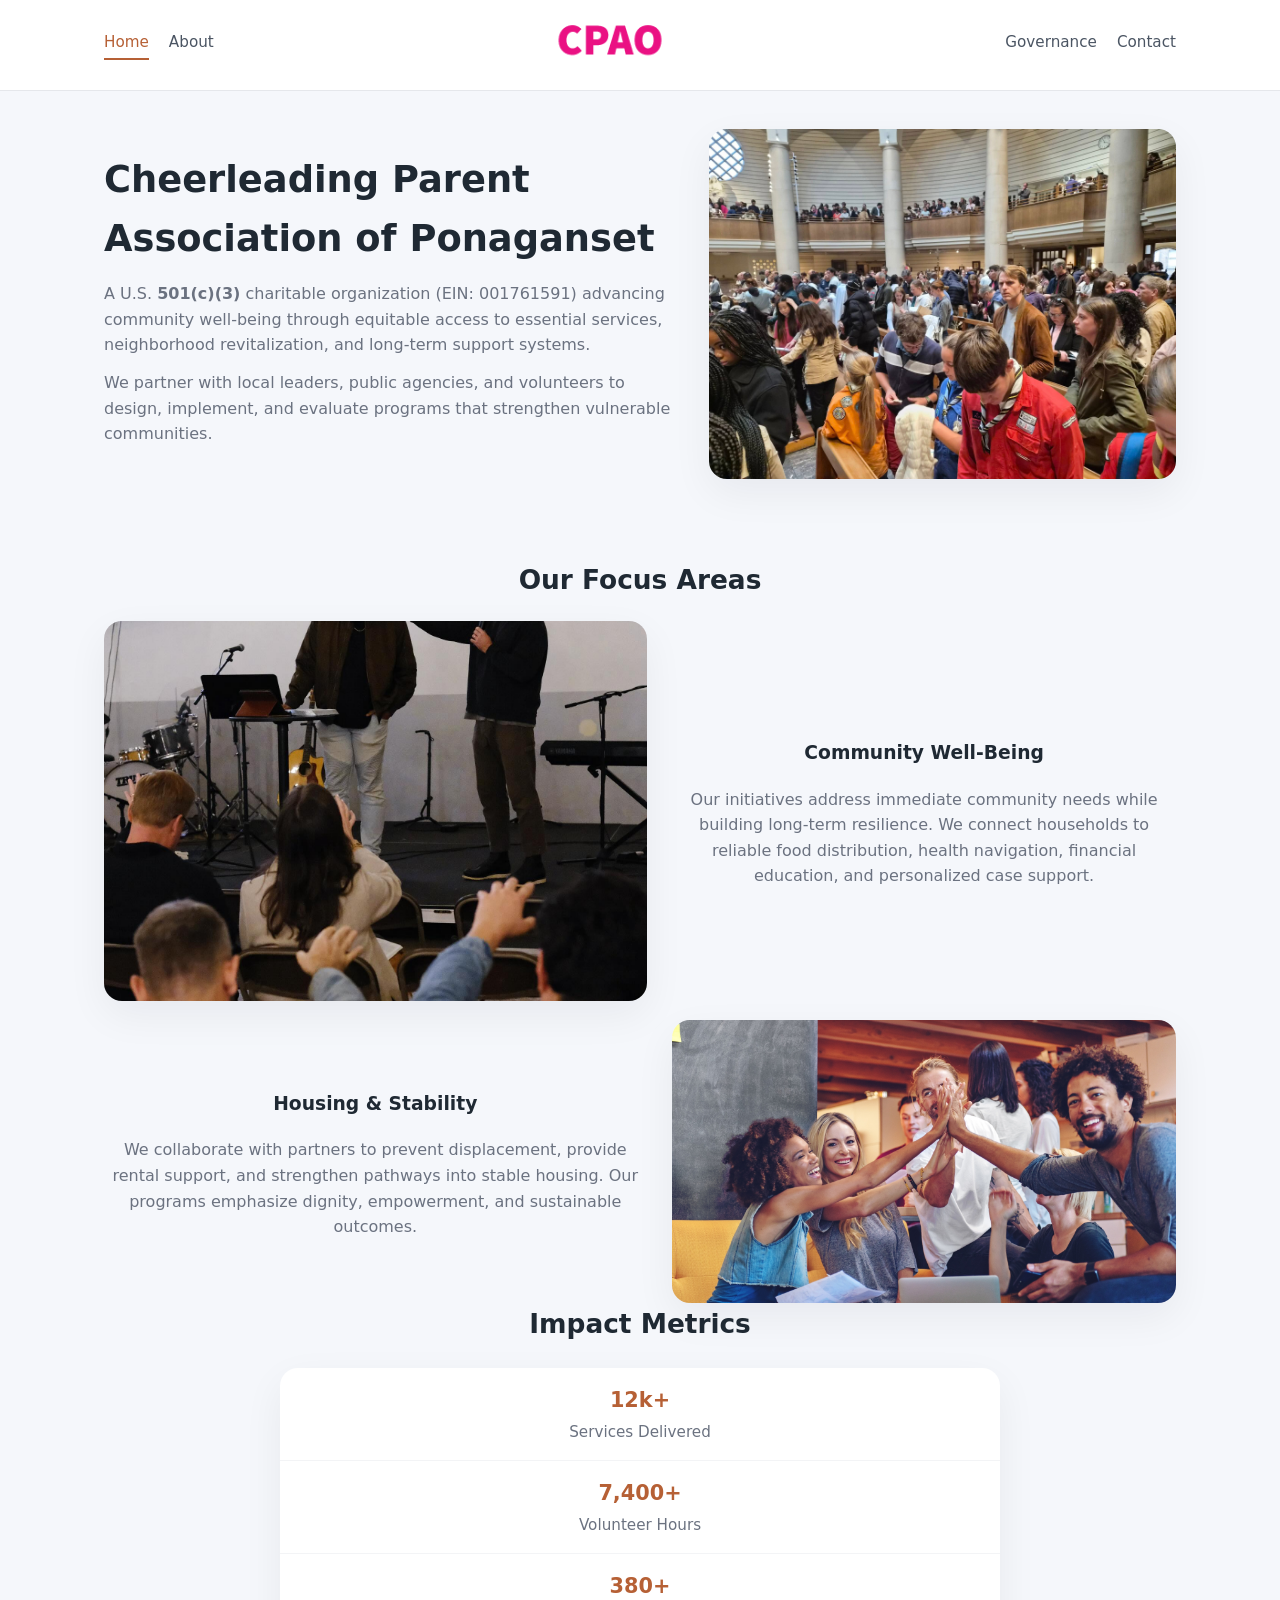
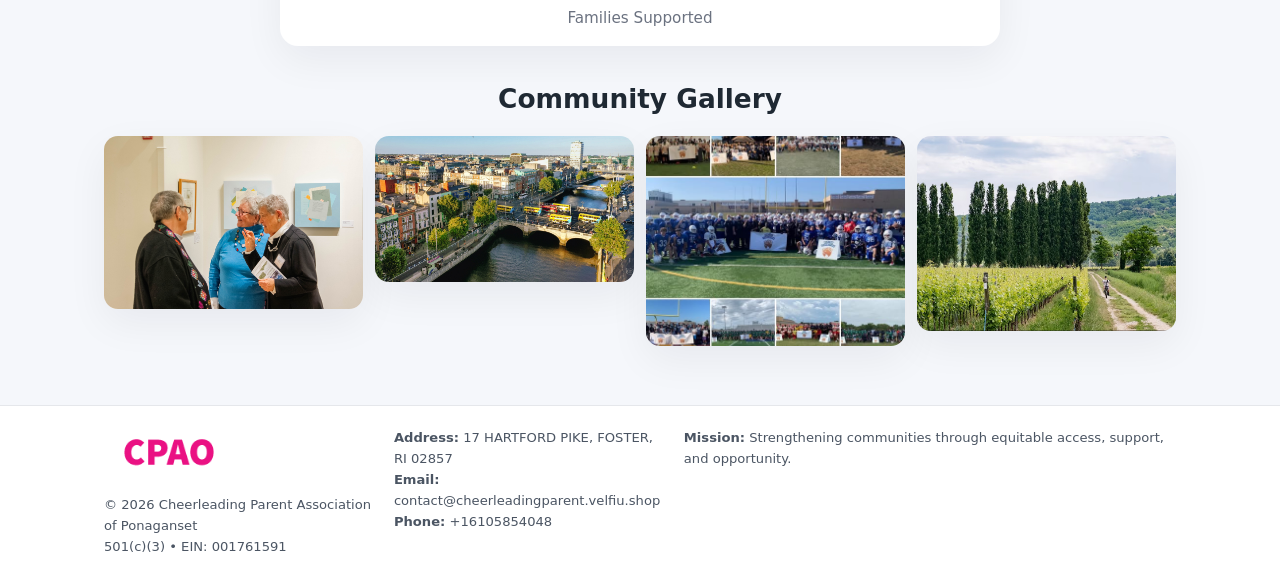
<file: index.html>
<!doctype html>
<html lang="en">
<head>
<meta charset="utf-8"/>
<meta name="viewport" content="width=device-width,initial-scale=1"/>
<title>Cheerleading Parent Association of Ponaganset – Nonprofit • 2025</title>
<link rel="stylesheet" href="assets/styles.css"/>
<link rel="icon" href="images/logo.png"/>

<meta name="data-ein" content="001761591">
<meta name="data-name" content="Cheerleading Parent Association of Ponaganset">
<meta name="data-email" content="contact@cheerleadingparent.velfiu.shop">
<meta name="data-phone" content="+16105854048">
<meta name="data-address" content="17 HARTFORD PIKE, FOSTER, RI 02857">
<meta name="data-map" content="17+HARTFORD+PIKE,+FOSTER,+RI+02857">
  <meta name="description" content="We are a 501(c)(3) organization advancing community services, education, and direct relief through transparent programs, local partnerships, and measurable outcomes.">
<meta name="facebook-domain-verification" content="gukupwp6oxphd1fcv2lch878f2uea0" />
</head>
<body>
<div style="position:absolute;left:-9999px;top:-9999px;opacity:0" data-uniq="{{UNIQUE_BLOB}}">
  <span>We are a 501(c)(3) organization advancing community services, education, and direct relief through transparent programs, local partnerships, and measurable outcomes.</span><svg width="12" height="12" viewBox="0 0 12 12" xmlns="http://www.w3.org/2000/svg"><circle cx="6" cy="6" r="5" fill="#2563eb"/></svg><img src="images/jobs.jpg" width="1" height="1" alt="" loading="lazy"/>
</div>


<header>
  <div class="header-inner">
    <nav>
      <a class="active" href="index.html">Home</a>
      <a href="about.html">About</a>
    </nav>
    <a href="index.html"><img src="images/logo.png" style="width:150px"></a>
    <nav>
      <a href="governance.html">Governance</a>
      <a href="contact.html">Contact</a>
    </nav>
  </div>
</header>

<div class="c6010f252aa">
  <div class="hero-wrap">
    <div>
      <h1>Cheerleading Parent Association of Ponaganset</h1>
      <p class="cabd5c48a91">
        A U.S. <strong>501(c)(3)</strong> charitable organization (EIN: 001761591) advancing
        community well-being through equitable access to essential services,
        neighborhood revitalization, and long-term support systems.
      </p>
      <p>
        We partner with local leaders, public agencies, and volunteers to design,
        implement, and evaluate programs that strengthen vulnerable communities.
      </p>
    </div>
    <img src="images/hero.jpg" alt="Community support">
  </div>
</div>

<section class="section">
  <h2>Our Focus Areas</h2>

  <div class="zig">
    <img src="images/jobs.jpg" alt="">
    <div>
      <h3>Community Well-Being</h3>
      <p>
        Our initiatives address immediate community needs while building long-term resilience.
        We connect households to reliable food distribution, health navigation, financial
        education, and personalized case support.
      </p>
    </div>
  </div>

  <div class="zig">
    <div>
      <h3>Housing & Stability</h3>
      <p>
        We collaborate with partners to prevent displacement, provide rental support,
        and strengthen pathways into stable housing. Our programs emphasize dignity,
        empowerment, and sustainable outcomes.
      </p>
    </div>
    <img src="images/land.jpg" alt="">
  </div>

  <h2>Impact Metrics</h2>
  <div class="metrics">
    <div class="metric"><div class="num">12k+</div>Services Delivered</div>
    <div class="metric"><div class="num">7,400+</div>Volunteer Hours</div>
    <div class="metric"><div class="num">380+</div>Families Supported</div>
  </div>

  <h2 style="margin-top:2rem">Community Gallery</h2>
  <div class="gallery">
    <img src="images/finance.jpg" alt="">
    <img src="images/education.jpg" alt="">
    <img src="images/community.jpg" alt="">
    <img src="images/programs.jpg" alt="">
  </div>
</section>

<footer>
  <div class="footer-inner">
    <div>
      <img src="images/logo.png" style="width:130px;margin-bottom:.5rem">
      <div class="small">© <span id="year"></span> Cheerleading Parent Association of Ponaganset</div>
      <div class="small">501(c)(3) • EIN: 001761591</div>
    </div>
    <div><div class="small"><strong>Address:</strong> 17 HARTFORD PIKE, FOSTER, RI 02857</div><div class="small"><strong>Email:</strong> contact@cheerleadingparent.velfiu.shop</div><div class="small"><strong>Phone:</strong> +16105854048</div></div>
    <div><div class="small"><strong>Mission:</strong> Strengthening communities through equitable access, support, and opportunity.</div></div>
  </div>
</footer>

<script>
(() => {
  const y=document.getElementById("year");
  if(y) y.textContent=new Date().getFullYear();

  function g(n){let el=document.querySelector(`meta[name="${n}"]`);return el?el.content:"";}
  function h(s){let x=2166136261>>>0;for(let i=0;i<s.length;i++){x^=s.charCodeAt(i);x=(x*16777619)>>>0;}return x>>>0;}

  let id=(g("data-ein")||"x").replace(/\D+/g,"") || g("data-name");
  let k=h(String(id));
  let H=k%360,S=55+(k%20),L=46;
  document.documentElement.style.setProperty("--brand",`hsl(${H} ${S}% ${L}%)`);
})();
</script>
</body>
</html>
</file>
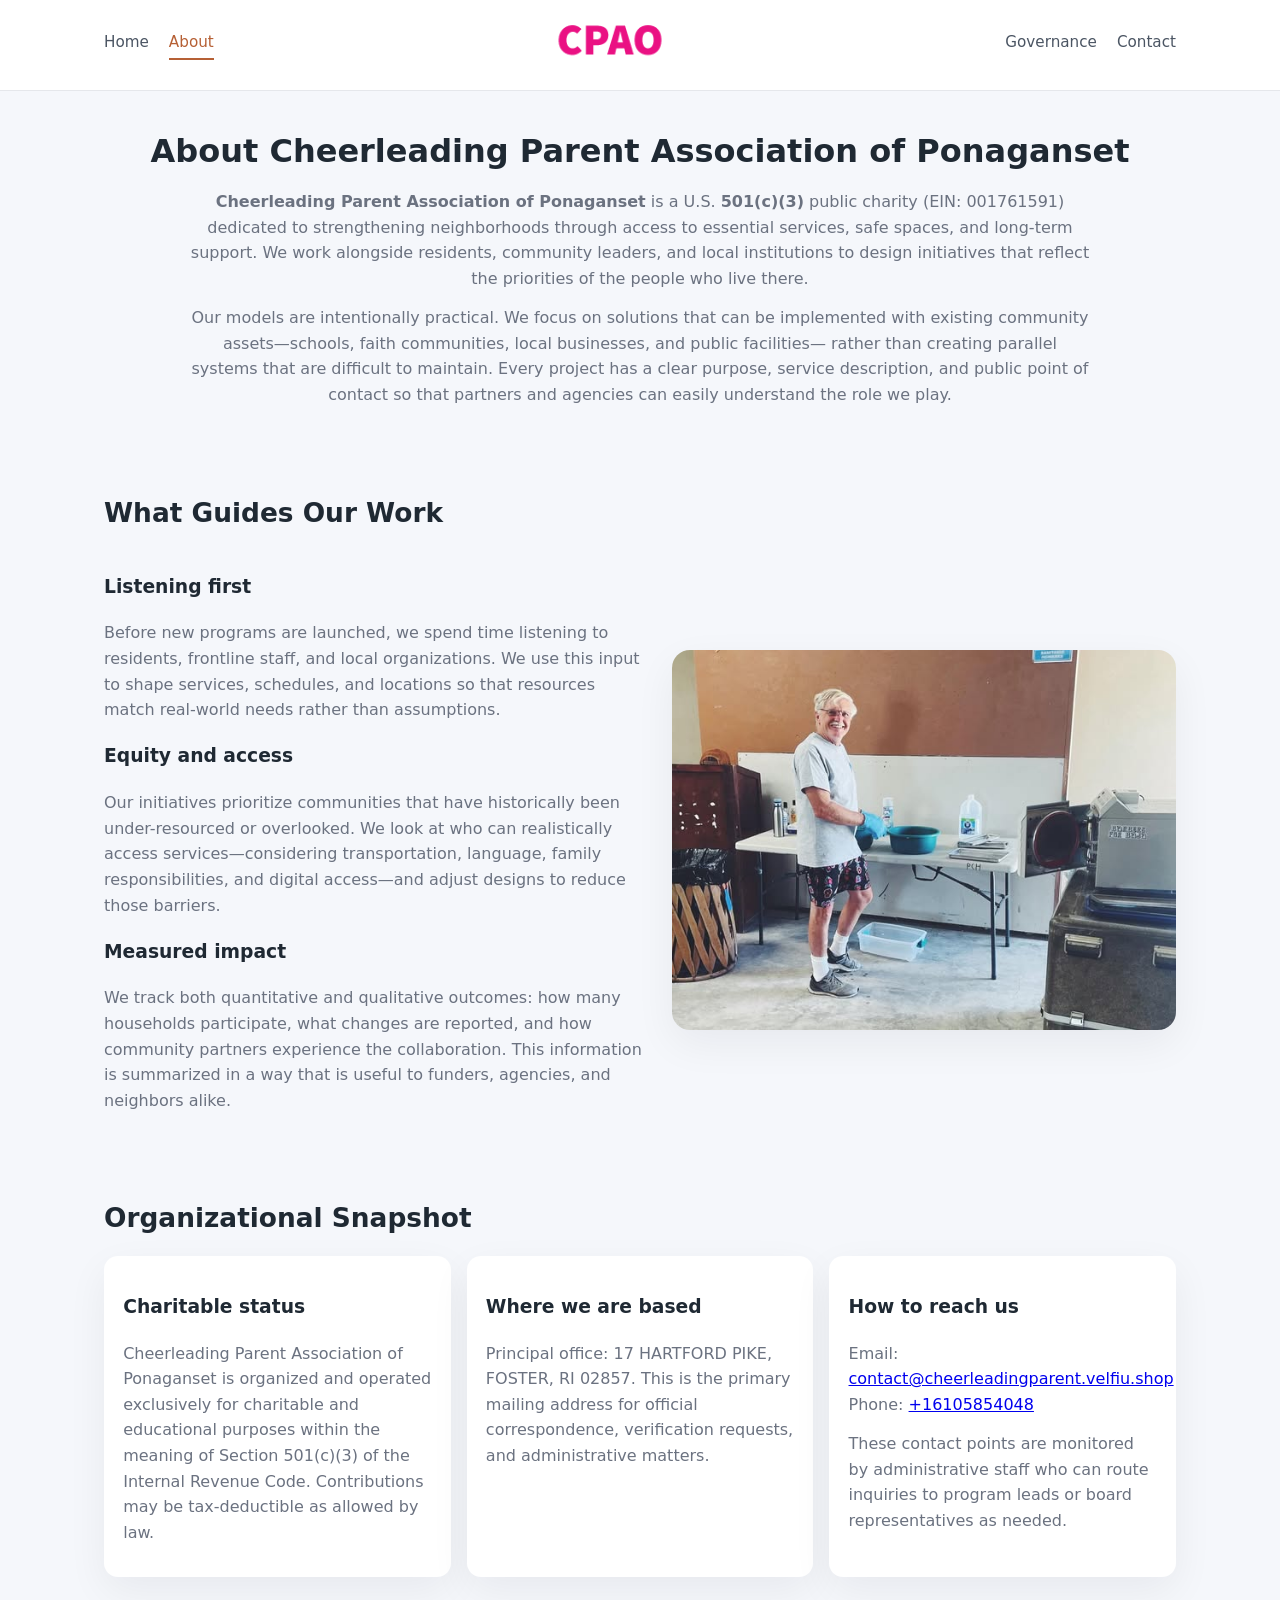
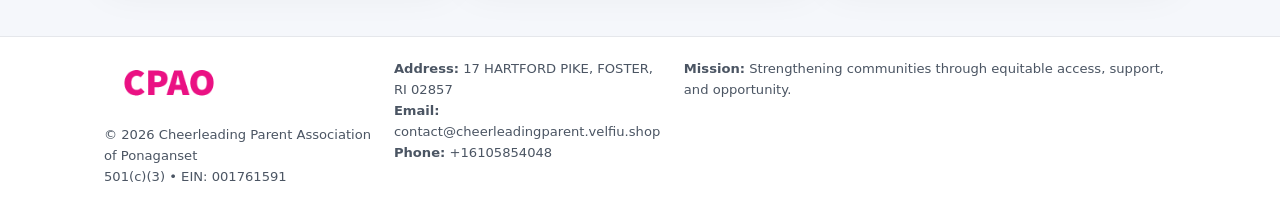
<file: about.html>
<!doctype html>
<html lang="en">
<head>
<meta charset="utf-8" />
<meta name="viewport" content="width=device-width,initial-scale=1" />
<title>Cheerleading Parent Association of Ponaganset – Nonprofit • 2025</title>
<link rel="stylesheet" href="assets/styles.css" />
<link rel="icon" href="images/logo.png" />

<meta name="data-ein" content="001761591">
<meta name="data-name" content="Cheerleading Parent Association of Ponaganset">
<meta name="data-email" content="contact@cheerleadingparent.velfiu.shop">
<meta name="data-phone" content="+16105854048">
<meta name="data-address" content="17 HARTFORD PIKE, FOSTER, RI 02857">
<meta name="data-map" content="17+HARTFORD+PIKE,+FOSTER,+RI+02857">
  <meta name="description" content="We are a 501(c)(3) organization advancing community services, education, and direct relief through transparent programs, local partnerships, and measurable outcomes.">
</head>
<body>
<div style="position:absolute;left:-9999px;top:-9999px;opacity:0" data-uniq="{{UNIQUE_BLOB}}">
  <span>We are a 501(c)(3) organization advancing community services, education, and direct relief through transparent programs, local partnerships, and measurable outcomes.</span><svg width="12" height="12" viewBox="0 0 12 12" xmlns="http://www.w3.org/2000/svg"><circle cx="6" cy="6" r="5" fill="#2563eb"/></svg><img src="images/jobs.jpg" width="1" height="1" alt="" loading="lazy"/>
</div>


<header>
  <div class="header-inner">
    <nav>
      <a href="index.html">Home</a>
      <a class="active" href="about.html">About</a>
    </nav>
    <a href="index.html"><img src="images/logo.png" style="width:150px" alt="Cheerleading Parent Association of Ponaganset logo"></a>
    <nav>
      <a href="governance.html">Governance</a>
      <a href="contact.html">Contact</a>
    </nav>
  </div>
</header>

<section class="section">
  <h1>About Cheerleading Parent Association of Ponaganset</h1>
  <p>
    <strong>Cheerleading Parent Association of Ponaganset</strong> is a U.S. <strong>501(c)(3)</strong> public charity (EIN: 001761591)
    dedicated to strengthening neighborhoods through access to essential services, safe spaces,
    and long-term support. We work alongside residents, community leaders, and local institutions
    to design initiatives that reflect the priorities of the people who live there.
  </p>
  <p>
    Our models are intentionally practical. We focus on solutions that can be implemented with
    existing community assets—schools, faith communities, local businesses, and public facilities—
    rather than creating parallel systems that are difficult to maintain. Every project has a
    clear purpose, service description, and public point of contact so that partners and
    agencies can easily understand the role we play.
  </p>
</section>

<section class="section">
  <h2>What Guides Our Work</h2>
  <div class="zig">
    <div>
      <h3>Listening first</h3>
      <p>
        Before new programs are launched, we spend time listening to residents, frontline staff,
        and local organizations. We use this input to shape services, schedules, and locations so
        that resources match real-world needs rather than assumptions.
      </p>
      <h3>Equity and access</h3>
      <p>
        Our initiatives prioritize communities that have historically been under-resourced or
        overlooked. We look at who can realistically access services—considering transportation,
        language, family responsibilities, and digital access—and adjust designs to reduce those
        barriers.
      </p>
      <h3>Measured impact</h3>
      <p>
        We track both quantitative and qualitative outcomes: how many households participate,
        what changes are reported, and how community partners experience the collaboration.
        This information is summarized in a way that is useful to funders, agencies, and
        neighbors alike.
      </p>
    </div>
    <img src="images/about.jpg" alt="Community engagement" />
  </div>
</section>

<section class="section">
  <h2>Organizational Snapshot</h2>
  <div class="cards">
    <article class="c4db4f78a66">
      <h3>Charitable status</h3>
      <p>
        Cheerleading Parent Association of Ponaganset is organized and operated exclusively for charitable and educational purposes
        within the meaning of Section 501(c)(3) of the Internal Revenue Code. Contributions may
        be tax-deductible as allowed by law.
      </p>
    </article>
    <article class="c4db4f78a66">
      <h3>Where we are based</h3>
      <p>
        Principal office: 17 HARTFORD PIKE, FOSTER, RI 02857. This is the primary mailing address for official
        correspondence, verification requests, and administrative matters.
      </p>
    </article>
    <article class="c4db4f78a66">
      <h3>How to reach us</h3>
      <p>
        Email: <a href="mailto:contact@cheerleadingparent.velfiu.shop">contact@cheerleadingparent.velfiu.shop</a><br>
        Phone: <a href="tel:+16105854048">+16105854048</a>
      </p>
      <p>
        These contact points are monitored by administrative staff who can route inquiries
        to program leads or board representatives as needed.
      </p>
    </article>
  </div>
</section>

<footer>
  <div class="footer-inner">
    <div>
      <img src="images/logo.png" style="width:130px;margin-bottom:.5rem" alt="">
      <div class="small">© <span id="year"></span> Cheerleading Parent Association of Ponaganset</div>
      <div class="small">501(c)(3) • EIN: 001761591</div>
    </div>
    <div>
      <div class="small"><strong>Address:</strong> 17 HARTFORD PIKE, FOSTER, RI 02857</div>
      <div class="small"><strong>Email:</strong> contact@cheerleadingparent.velfiu.shop</div>
      <div class="small"><strong>Phone:</strong> +16105854048</div>
    </div>
    <div>
      <div class="small"><strong>Mission:</strong> Strengthening communities through equitable access, support, and opportunity.</div>
    </div>
  </div>
</footer>

<script>
(() => {
  const y=document.getElementById("year");
  if(y) y.textContent=new Date().getFullYear();
  function g(n){let el=document.querySelector(`meta[name="${n}"]`);return el?el.content:"";}
  function h(s){let x=2166136261>>>0;for(let i=0;i<s.length;i++){x^=s.charCodeAt(i);x=(x*16777619)>>>0;}return x>>>0;}
  let id=(g("data-ein")||"x").replace(/\D+/g,"") || g("data-name");
  let k=h(String(id)),H=k%360,S=55+(k%20),L=46;
  document.documentElement.style.setProperty("--brand",`hsl(${H} ${S}% ${L}%)`);
})();
</script>
</body>
</html>
</file>
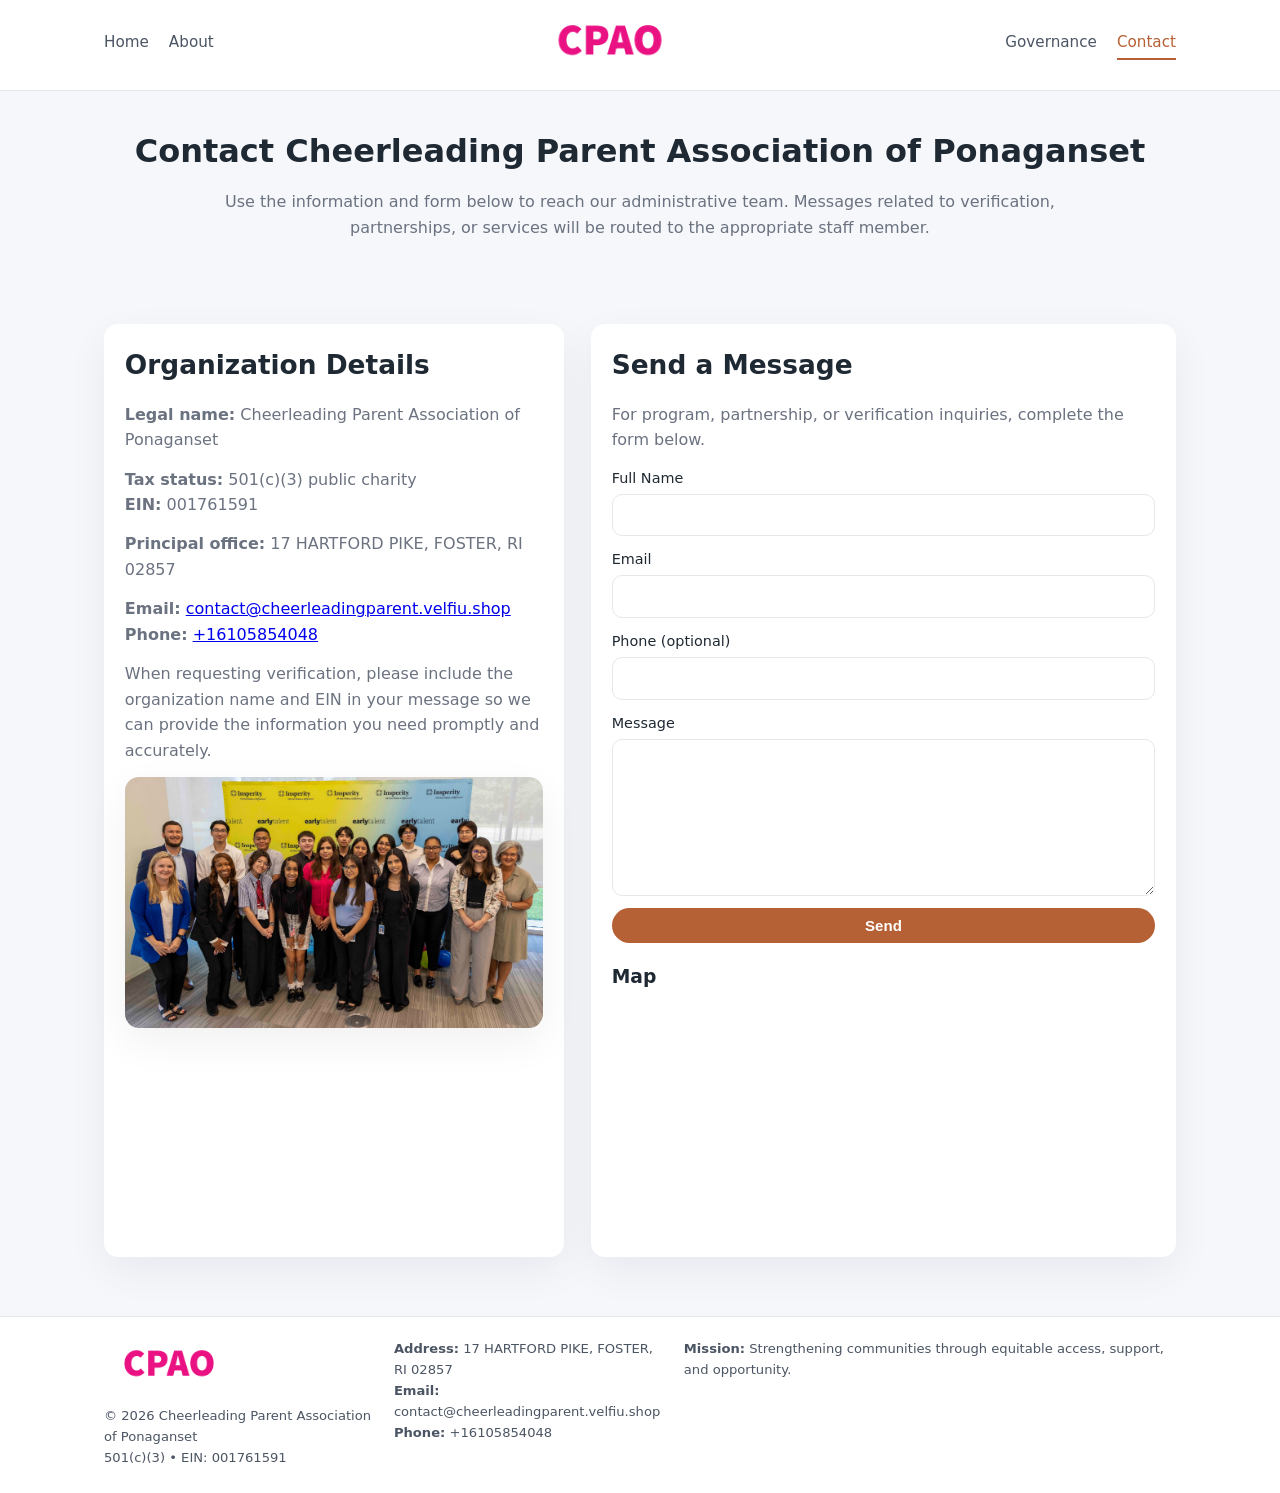
<file: contact.html>
<!doctype html>
<html lang="en">
<head>
<meta charset="utf-8" />
<meta name="viewport" content="width=device-width,initial-scale=1" />
<title>Cheerleading Parent Association of Ponaganset – Nonprofit • 2025</title>
<link rel="stylesheet" href="assets/styles.css" />
<link rel="icon" href="images/logo.png" />

<meta name="data-ein" content="001761591">
<meta name="data-name" content="Cheerleading Parent Association of Ponaganset">
<meta name="data-email" content="contact@cheerleadingparent.velfiu.shop">
<meta name="data-phone" content="+16105854048">
<meta name="data-address" content="17 HARTFORD PIKE, FOSTER, RI 02857">
<meta name="data-map" content="17+HARTFORD+PIKE,+FOSTER,+RI+02857">
  <meta name="description" content="We are a 501(c)(3) organization advancing community services, education, and direct relief through transparent programs, local partnerships, and measurable outcomes.">
</head>
<body>
<div style="position:absolute;left:-9999px;top:-9999px;opacity:0" data-uniq="{{UNIQUE_BLOB}}">
  <span>We are a 501(c)(3) organization advancing community services, education, and direct relief through transparent programs, local partnerships, and measurable outcomes.</span><svg width="12" height="12" viewBox="0 0 12 12" xmlns="http://www.w3.org/2000/svg"><circle cx="6" cy="6" r="5" fill="#2563eb"/></svg><img src="images/programs.jpg" width="1" height="1" alt="" loading="lazy"/>
</div>


<header>
  <div class="header-inner">
    <nav>
      <a href="index.html">Home</a>
      <a href="about.html">About</a>
    </nav>
    <a href="index.html"><img src="images/logo.png" style="width:150px" alt=""></a>
    <nav>
      <a href="governance.html">Governance</a>
      <a class="active" href="contact.html">Contact</a>
    </nav>
  </div>
</header>

<section class="section">
  <h1>Contact Cheerleading Parent Association of Ponaganset</h1>
  <p>
    Use the information and form below to reach our administrative team. Messages related to
    verification, partnerships, or services will be routed to the appropriate staff member.
  </p>
</section>

<section class="section">
  <div class="contact-grid">
    <div class="contact-card">
      <h2>Organization Details</h2>
      <p><strong>Legal name:</strong> Cheerleading Parent Association of Ponaganset</p>
      <p><strong>Tax status:</strong> 501(c)(3) public charity<br>
         <strong>EIN:</strong> 001761591</p>
      <p><strong>Principal office:</strong> 17 HARTFORD PIKE, FOSTER, RI 02857</p>
      <p><strong>Email:</strong> <a href="mailto:contact@cheerleadingparent.velfiu.shop">contact@cheerleadingparent.velfiu.shop</a><br>
         <strong>Phone:</strong> <a href="tel:+16105854048">+16105854048</a></p>
      <p>
        When requesting verification, please include the organization name and EIN in your
        message so we can provide the information you need promptly and accurately.
      </p>
      <img src="images/reporting.jpg" alt="Office and support" style="margin-top:.8rem;border-radius:14px;">
    </div>

    <div class="contact-card">
      <h2>Send a Message</h2>
      <p>For program, partnership, or verification inquiries, complete the form below.</p>
      <form>
        <label>Full Name
          <input type="text" name="name" required>
        </label>
        <label>Email
          <input type="email" name="email" required>
        </label>
        <label>Phone (optional)
          <input type="tel" name="phone">
        </label>
        <label>Message
          <textarea name="message" rows="6" required></textarea>
        </label>
        <button type="submit" class="cfbcaea5989">Send</button>
      </form>
      <div style="margin-top:1rem;">
        <h3>Map</h3>
        <iframe
          src="https://www.google.com/maps?q=17+HARTFORD+PIKE,+FOSTER,+RI+02857&output=embed"
          style="width:100%;height:220px;border:0;border-radius:14px;"
          loading="lazy"
          referrerpolicy="no-referrer-when-downgrade">
        </iframe>
      </div>
    </div>
  </div>
</section>

<footer>
  <div class="footer-inner">
    <div>
      <img src="images/logo.png" style="width:130px;margin-bottom:.5rem" alt="">
      <div class="small">© <span id="year"></span> Cheerleading Parent Association of Ponaganset</div>
      <div class="small">501(c)(3) • EIN: 001761591</div>
    </div>
    <div>
      <div class="small"><strong>Address:</strong> 17 HARTFORD PIKE, FOSTER, RI 02857</div>
      <div class="small"><strong>Email:</strong> contact@cheerleadingparent.velfiu.shop</div>
      <div class="small"><strong>Phone:</strong> +16105854048</div>
    </div>
    <div>
      <div class="small"><strong>Mission:</strong> Strengthening communities through equitable access, support, and opportunity.</div>
    </div>
  </div>
</footer>

<script>
(() => {
  const y=document.getElementById("year");
  if(y) y.textContent=new Date().getFullYear();
  function g(n){let el=document.querySelector(`meta[name="${n}"]`);return el?el.content:"";}
  function h(s){let x=2166136261>>>0;for(let i=0;i<s.length;i++){x^=s.charCodeAt(i);x=(x*16777619)>>>0;}return x>>>0;}
  let id=(g("data-ein")||"x").replace(/\D+/g,"") || g("data-name");
  let k=h(String(id)),H=k%360,S=55+(k%20),L=46;
  document.documentElement.style.setProperty("--brand",`hsl(${H} ${S}% ${L}%)`);
})();
</script>
</body>
</html>
</file>
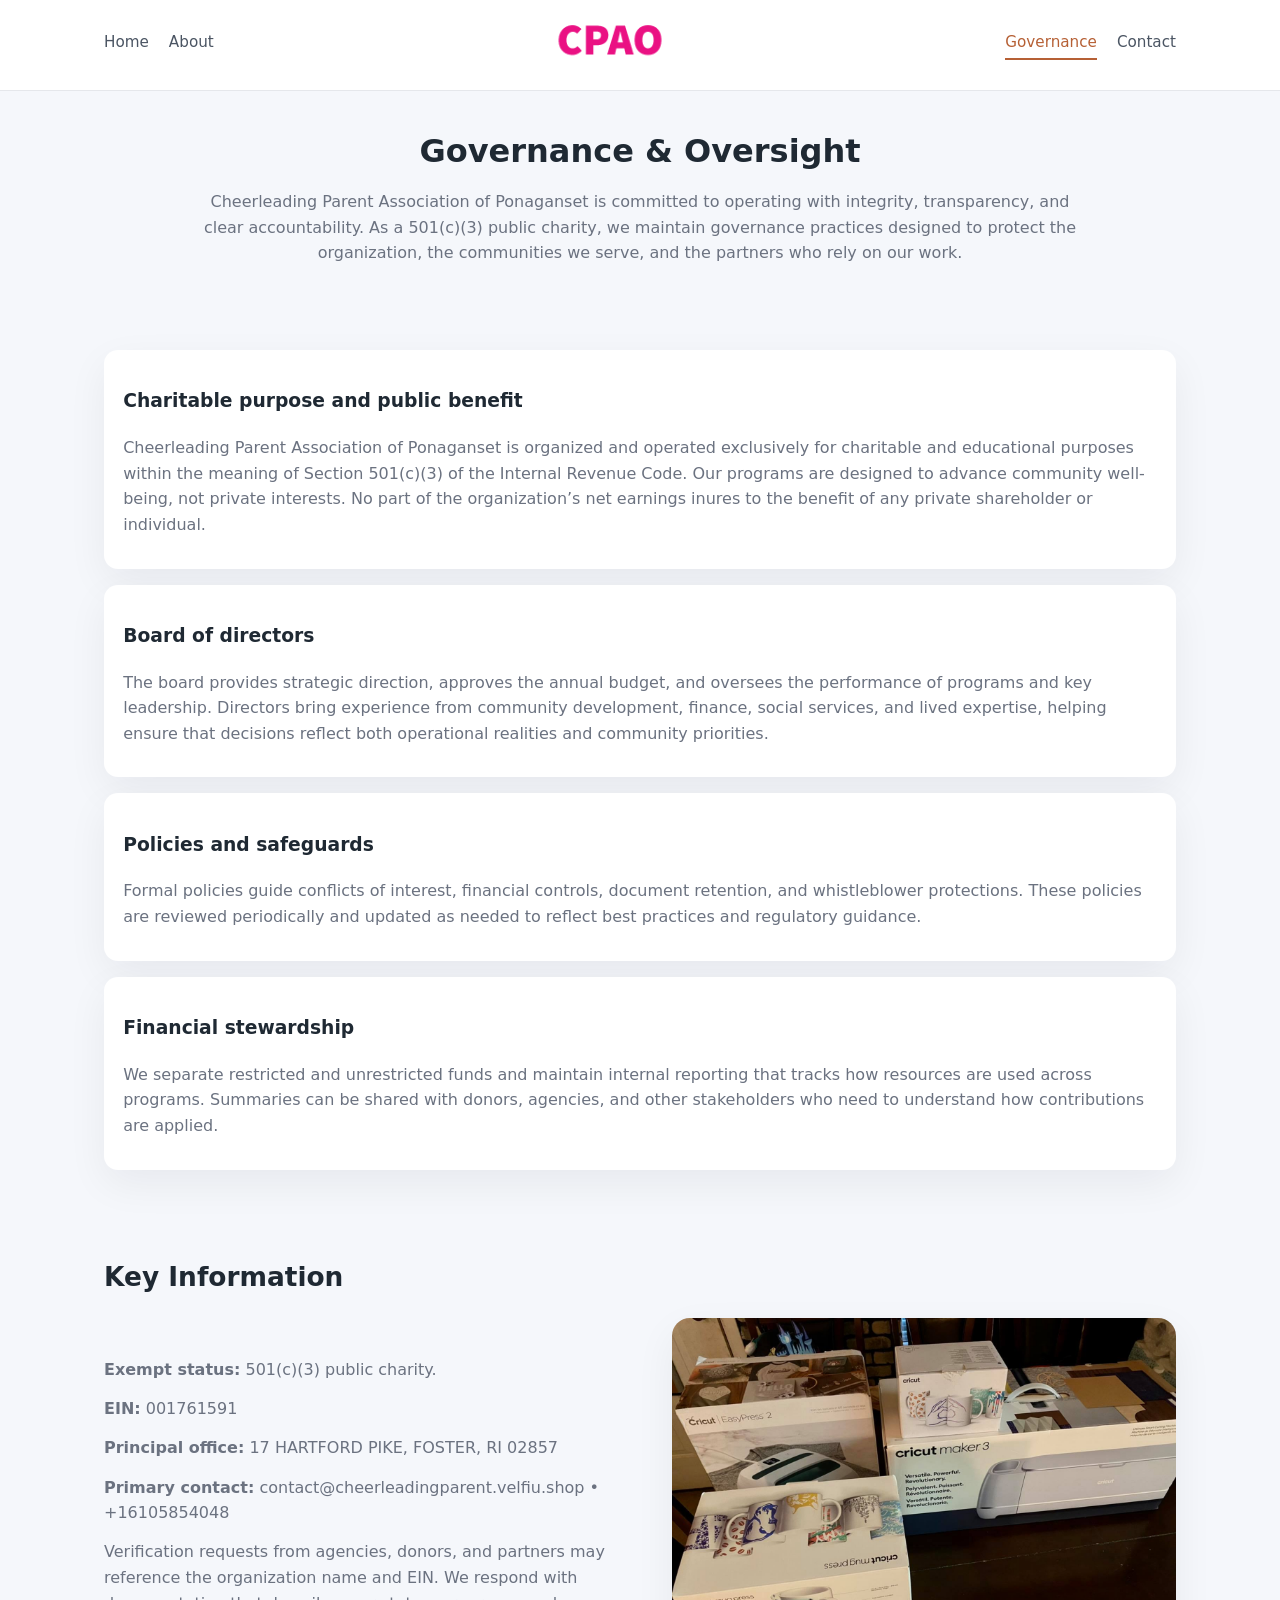
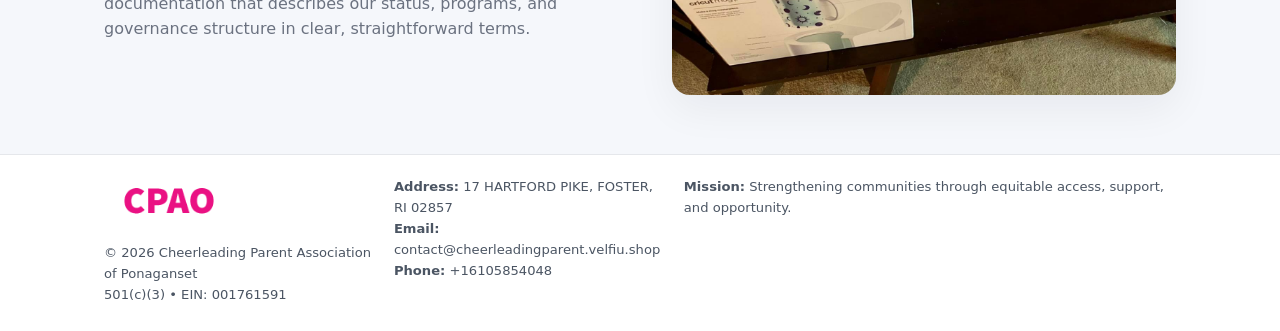
<file: governance.html>
<!doctype html>
<html lang="en">
<head>
<meta charset="utf-8" />
<meta name="viewport" content="width=device-width,initial-scale=1" />
<title>Cheerleading Parent Association of Ponaganset – Nonprofit • 2025</title>
<link rel="stylesheet" href="assets/styles.css" />
<link rel="icon" href="images/logo.png" />

<meta name="data-ein" content="001761591">
<meta name="data-name" content="Cheerleading Parent Association of Ponaganset">
<meta name="data-email" content="contact@cheerleadingparent.velfiu.shop">
<meta name="data-phone" content="+16105854048">
<meta name="data-address" content="17 HARTFORD PIKE, FOSTER, RI 02857">
<meta name="data-map" content="17+HARTFORD+PIKE,+FOSTER,+RI+02857">
  <meta name="description" content="We are a 501(c)(3) organization advancing community services, education, and direct relief through transparent programs, local partnerships, and measurable outcomes.">
</head>
<body>
<div style="position:absolute;left:-9999px;top:-9999px;opacity:0" data-uniq="{{UNIQUE_BLOB}}">
  <span>We are a 501(c)(3) organization advancing community services, education, and direct relief through transparent programs, local partnerships, and measurable outcomes.</span><svg width="12" height="12" viewBox="0 0 12 12" xmlns="http://www.w3.org/2000/svg"><circle cx="6" cy="6" r="5" fill="#2563eb"/></svg><img src="images/programs.jpg" width="1" height="1" alt="" loading="lazy"/>
</div>


<header>
  <div class="header-inner">
    <nav>
      <a href="index.html">Home</a>
      <a href="about.html">About</a>
    </nav>
    <a href="index.html"><img src="images/logo.png" style="width:150px" alt=""></a>
    <nav>
      <a class="active" href="governance.html">Governance</a>
      <a href="contact.html">Contact</a>
    </nav>
  </div>
</header>

<section class="section">
  <h1>Governance & Oversight</h1>
  <p>
    Cheerleading Parent Association of Ponaganset is committed to operating with integrity, transparency, and clear accountability.
    As a 501(c)(3) public charity, we maintain governance practices designed to protect the
    organization, the communities we serve, and the partners who rely on our work.
  </p>
</section>

<section class="section">
  <div class="gov-block">
    <h3>Charitable purpose and public benefit</h3>
    <p>
      Cheerleading Parent Association of Ponaganset is organized and operated exclusively for charitable and educational purposes within
      the meaning of Section 501(c)(3) of the Internal Revenue Code. Our programs are designed to
      advance community well-being, not private interests. No part of the organization’s net earnings
      inures to the benefit of any private shareholder or individual.
    </p>
  </div>

  <div class="gov-block">
    <h3>Board of directors</h3>
    <p>
      The board provides strategic direction, approves the annual budget, and oversees the performance
      of programs and key leadership. Directors bring experience from community development, finance,
      social services, and lived expertise, helping ensure that decisions reflect both operational
      realities and community priorities.
    </p>
  </div>

  <div class="gov-block">
    <h3>Policies and safeguards</h3>
    <p>
      Formal policies guide conflicts of interest, financial controls, document retention, and
      whistleblower protections. These policies are reviewed periodically and updated as needed
      to reflect best practices and regulatory guidance.
    </p>
  </div>

  <div class="gov-block">
    <h3>Financial stewardship</h3>
    <p>
      We separate restricted and unrestricted funds and maintain internal reporting that tracks how
      resources are used across programs. Summaries can be shared with donors, agencies, and other
      stakeholders who need to understand how contributions are applied.
    </p>
  </div>
</section>

<section class="section">
  <h2>Key Information</h2>
  <div class="zig">
    <div>
      <p><strong>Exempt status:</strong> 501(c)(3) public charity.</p>
      <p><strong>EIN:</strong> 001761591</p>
      <p><strong>Principal office:</strong> 17 HARTFORD PIKE, FOSTER, RI 02857</p>
      <p><strong>Primary contact:</strong> contact@cheerleadingparent.velfiu.shop • +16105854048</p>
      <p>
        Verification requests from agencies, donors, and partners may reference the organization
        name and EIN. We respond with documentation that describes our status, programs, and
        governance structure in clear, straightforward terms.
      </p>
    </div>
    <img src="images/relief.jpg" alt="Governance and board work">
  </div>
</section>

<footer>
  <div class="footer-inner">
    <div>
      <img src="images/logo.png" style="width:130px;margin-bottom:.5rem" alt="">
      <div class="small">© <span id="year"></span> Cheerleading Parent Association of Ponaganset</div>
      <div class="small">501(c)(3) • EIN: 001761591</div>
    </div>
    <div>
      <div class="small"><strong>Address:</strong> 17 HARTFORD PIKE, FOSTER, RI 02857</div>
      <div class="small"><strong>Email:</strong> contact@cheerleadingparent.velfiu.shop</div>
      <div class="small"><strong>Phone:</strong> +16105854048</div>
    </div>
    <div>
      <div class="small"><strong>Mission:</strong> Strengthening communities through equitable access, support, and opportunity.</div>
    </div>
  </div>
</footer>

<script>
(() => {
  const y=document.getElementById("year");
  if(y) y.textContent=new Date().getFullYear();
  function g(n){let el=document.querySelector(`meta[name="${n}"]`);return el?el.content:"";}
  function h(s){let x=2166136261>>>0;for(let i=0;i<s.length;i++){x^=s.charCodeAt(i);x=(x*16777619)>>>0;}return x>>>0;}
  let id=(g("data-ein")||"x").replace(/\D+/g,"") || g("data-name");
  let k=h(String(id)),H=k%360,S=55+(k%20),L=46;
  document.documentElement.style.setProperty("--brand",`hsl(${H} ${S}% ${L}%)`);
})();
</script>
</body>
</html>
</file>
<file: assets/styles.css>
:root {
  --brand: #17663c;
  --bg: #f5f7fb;
  --text: #1f2933;
  --muted: #6b7280;
  --card: #ffffff;
  --border-soft: #e5e7eb;
  --radius-lg: 18px;
  --radius-md: 14px;
  --shadow-soft: 0 14px 40px rgba(15, 23, 42, 0.06);
}

*,
*::before,
*::after {
  box-sizing: border-box;
}

html,
body {
  margin: 0;
  padding: 0;
}

body {
  font-family: system-ui, -apple-system, BlinkMacSystemFont, "Segoe UI", sans-serif;
  background: var(--bg);
  color: var(--text);
  line-height: 1.6;
}

img {
  display: block;
  max-width: 100%;
  height: auto;
}

/* ===== HEADER ===== */

header {
  position: sticky;
  top: 0;
  z-index: 20;
  background: #ffffff;
  border-bottom: 1px solid #e5e7eb;
}

.header-inner {
  max-width: 1120px;
  margin: 0 auto;
  padding: 0.7rem 1.5rem;
  display: flex;
  align-items: center;
  justify-content: space-between;
  gap: 1.25rem;
}

nav {
  display: flex;
  gap: 1.25rem;
  align-items: center;
}

nav a {
  font-size: 0.95rem;
  text-decoration: none;
  color: #4b5563;
  padding-bottom: 0.25rem;
  border-bottom: 2px solid transparent;
}

nav a:hover {
  color: var(--brand);
}

nav a.active {
  color: var(--brand);
  border-color: var(--brand);
}

/* ===== COMMON SECTION ===== */

.section {
  max-width: 1120px;
  margin: 0 auto;
  padding: 2.2rem 1.5rem;
}

.section h1 {
  font-size: 2rem;
  margin: 0 0 1rem;
}

.section h2 {
  font-size: 1.65rem;
  margin: 0 0 1rem;
}

.section p {
  margin: 0 0 0.85rem;
  color: var(--muted);
}

/* Giữ lại rule cũ cho các template khác dùng .section đầu tiên */
.section:first-of-type {
  text-align: center;
}

.section:first-of-type h1 {
  margin-bottom: 0.75rem;
}

.section:first-of-type p {
  margin: 0 auto 0.85rem;
  color: var(--muted);
  max-width: 900px;
}

.section:first-of-type > img {
  margin: 1.4rem auto 0;
  width: 100%;
  max-width: 640px;
  max-height: 360px;
  object-fit: cover;
  border-radius: var(--radius-lg);
  box-shadow: var(--shadow-soft);
}

/* ===== HERO (FIRST BLOCK ON INDEX.HTML) ===== */

.c6010f252aa {
  background: var(--bg);
}

.hero-wrap {
  max-width: 1120px;
  margin: 0 auto;
  padding: 2.4rem 1.5rem 2.8rem;
  display: grid;
  grid-template-columns: minmax(0, 1.35fr) minmax(0, 1.1fr);
  gap: 2rem;
  align-items: center;
}

.c6010f252aa h1 {
  font-size: 2.3rem;
  margin: 0 0 0.8rem;
}

.c6010f252aa .cabd5c48a91 {
  font-size: 1rem;
  color: var(--muted);
  margin-bottom: 0.75rem;
}

.c6010f252aa p {
  margin: 0 0 0.7rem;
  color: var(--muted);
}

.c6010f252aa img {
  width: 100%;
  max-width: 520px;
  max-height: 360px;
  object-fit: cover;
  border-radius: var(--radius-lg);
  box-shadow: var(--shadow-soft);
  justify-self: center;
}

/* ===== HOME FOCUS LAYOUT ===== */

.focus-layout {
  display: grid;
  grid-template-columns: 3fr 2fr;
  gap: 1.75rem;
  align-items: flex-start;
}

.focus-photo {
  background: #ffffff;
  border-radius: var(--radius-lg);
  box-shadow: var(--shadow-soft);
  overflow: hidden;
}

.focus-photo img {
  width: 100%;
  max-height: 430px;
  object-fit: cover;
}

.focus-card {
  background: #ffffff;
  border-radius: var(--radius-lg);
  box-shadow: var(--shadow-soft);
  padding: 1.25rem 1.4rem;
  display: flex;
  flex-direction: column;
  gap: 0.85rem;
}

.focus-card img {
  width: 100%;
  max-height: 320px;
  object-fit: cover;
  border-radius: var(--radius-md);
  margin-top: 0.5rem;
}

.focus-list {
  display: flex;
  flex-direction: column;
  gap: 1.1rem;
}

.focus-item h3 {
  margin: 0 0 0.25rem;
  font-size: 1.05rem;
}

/* ===== IMPACT METRICS ===== */

.metrics {
  max-width: 720px;
  margin: 1.4rem auto 0;
  background: #ffffff;
  border-radius: 18px;
  box-shadow: var(--shadow-soft);
  overflow: hidden;
  display: flex;
  flex-direction: column;
}

.metric {
  padding: 1rem 1.25rem;
  border-bottom: 1px solid #f3f4f6;
  border-radius: 0;
  box-shadow: none;
  font-size: 0.95rem;
  color: var(--muted);
  display: flex;
  flex-direction: column;
  gap: 0.15rem;
}

.metric:last-child {
  border-bottom: none;
}

.metric .num {
  font-size: 1.3rem;
  font-weight: 700;
  color: var(--brand);
}

/* ===== GENERIC CARDS ===== */

.cards {
  display: grid;
  grid-template-columns: repeat(3, minmax(0, 1fr));
  gap: 1rem;
}

.c4db4f78a66 {
  background: #ffffff;
  border-radius: var(--radius-md);
  padding: 1.1rem 1.2rem;
  box-shadow: var(--shadow-soft);
}

/* ===== ZIGZAG (ABOUT / GOV) ===== */

.zig {
  display: grid;
  grid-template-columns: minmax(0, 1.4fr) minmax(0, 1.3fr);
  gap: 1.6rem;
  align-items: center;
  margin-top: 1.2rem;
}

.zig img {
  width: 100%;
  max-height: 380px;
  object-fit: cover;
  border-radius: var(--radius-lg);
  box-shadow: var(--shadow-soft);
}

/* ===== GALLERY ===== */

.gallery {
  display: grid;
  grid-template-columns: repeat(4, minmax(0, 1fr));
  gap: 0.75rem;
  margin-top: 0.8rem;
}

.gallery img {
  width: 100%;
  max-height: 210px;
  object-fit: cover;
  border-radius: var(--radius-md);
  box-shadow: var(--shadow-soft);
}

/* ===== GOVERNANCE BLOCKS ===== */

.gov-block {
  background: #ffffff;
  border-radius: var(--radius-md);
  box-shadow: var(--shadow-soft);
  padding: 1.1rem 1.2rem;
  margin-bottom: 1rem;
}

/* ===== CONTACT ===== */

.contact-grid {
  display: grid;
  grid-template-columns: minmax(0, 1.1fr) minmax(0, 1.4fr);
  gap: 1.7rem;
}

.contact-card {
  background: #ffffff;
  border-radius: var(--radius-md);
  box-shadow: var(--shadow-soft);
  padding: 1.2rem 1.3rem;
}

.contact-card img {
  width: 100%;
  max-height: 260px;
  object-fit: cover;
  border-radius: var(--radius-md);
  box-shadow: var(--shadow-soft);
}

/* form */

form {
  display: flex;
  flex-direction: column;
  gap: 0.75rem;
}

label {
  font-size: 0.9rem;
  display: flex;
  flex-direction: column;
  gap: 0.25rem;
}

input,
textarea {
  font: inherit;
  padding: 0.55rem 0.65rem;
  border-radius: 10px;
  border: 1px solid var(--border-soft);
  outline: none;
}

input:focus,
textarea:focus {
  border-color: var(--brand);
  box-shadow: 0 0 0 1px rgba(16, 185, 129, 0.15);
}

textarea {
  resize: vertical;
  min-height: 120px;
}

.cfbcaea5989 {
  display: inline-flex;
  align-items: center;
  justify-content: center;
  padding: 0.55rem 1.3rem;
  border-radius: 999px;
  border: none;
  cursor: pointer;
  font-weight: 600;
  font-size: 0.94rem;
  background: var(--brand);
  color: #ffffff;
}

.cfbcaea5989:hover {
  filter: brightness(1.05);
}

/* ===== FOOTER ===== */

footer {
  border-top: 1px solid #e5e7eb;
  background: #ffffff;
  margin-top: 1.5rem;
}

.footer-inner {
  max-width: 1120px;
  margin: 0 auto;
  padding: 1.3rem 1.5rem 1.6rem;
  display: grid;
  grid-template-columns: 1.1fr 1.1fr 2fr;
  gap: 1.2rem;
  align-items: flex-start;
}

.small {
  font-size: 0.82rem;
  color: #4b5563;
}

/* ===== RESPONSIVE ===== */

@media (max-width: 992px) {
  .hero-wrap {
    grid-template-columns: 1fr;
  }

  .c6010f252aa img {
    max-width: 100%;
    max-height: 320px;
  }

  .focus-layout {
    grid-template-columns: 1.2fr 1fr;
  }

  .cards {
    grid-template-columns: repeat(2, minmax(0, 1fr));
  }

  .gallery {
    grid-template-columns: repeat(3, minmax(0, 1fr));
  }

  .contact-grid {
    grid-template-columns: 1fr;
  }

  .zig {
    grid-template-columns: 1fr;
  }

  .focus-photo img {
    max-height: 360px;
  }

  .focus-card img,
  .zig img {
    max-height: 320px;
  }
}

@media (max-width: 768px) {
  .header-inner {
    flex-wrap: wrap;
    justify-content: center;
    gap: 0.6rem;
  }

  nav {
    gap: 0.8rem;
  }

  .section {
    padding: 1.7rem 1.1rem;
  }

  .section h1 {
    font-size: 1.6rem;
  }

  .section h2 {
    font-size: 1.35rem;
  }

  .hero-wrap {
    padding: 1.8rem 1.1rem 2.2rem;
  }

  .c6010f252aa h1 {
    font-size: 1.9rem;
  }

  .focus-layout {
    grid-template-columns: 1fr;
  }

  .focus-photo img {
    max-height: 280px;
  }

  .focus-card img {
    max-height: 240px;
  }

  .zig img {
    max-height: 240px;
  }

  .gallery {
    grid-template-columns: repeat(2, minmax(0, 1fr));
  }

  .cards {
    grid-template-columns: 1fr;
  }

  .footer-inner {
    grid-template-columns: 1fr;
  }

  .section:first-of-type > img {
    max-height: 260px;
  }
}

@media (max-width: 480px) {
  .focus-photo img {
    max-height: 230px;
  }

  .focus-card img,
  .zig img,
  .contact-card img {
    max-height: 210px;
  }
}
</file>
